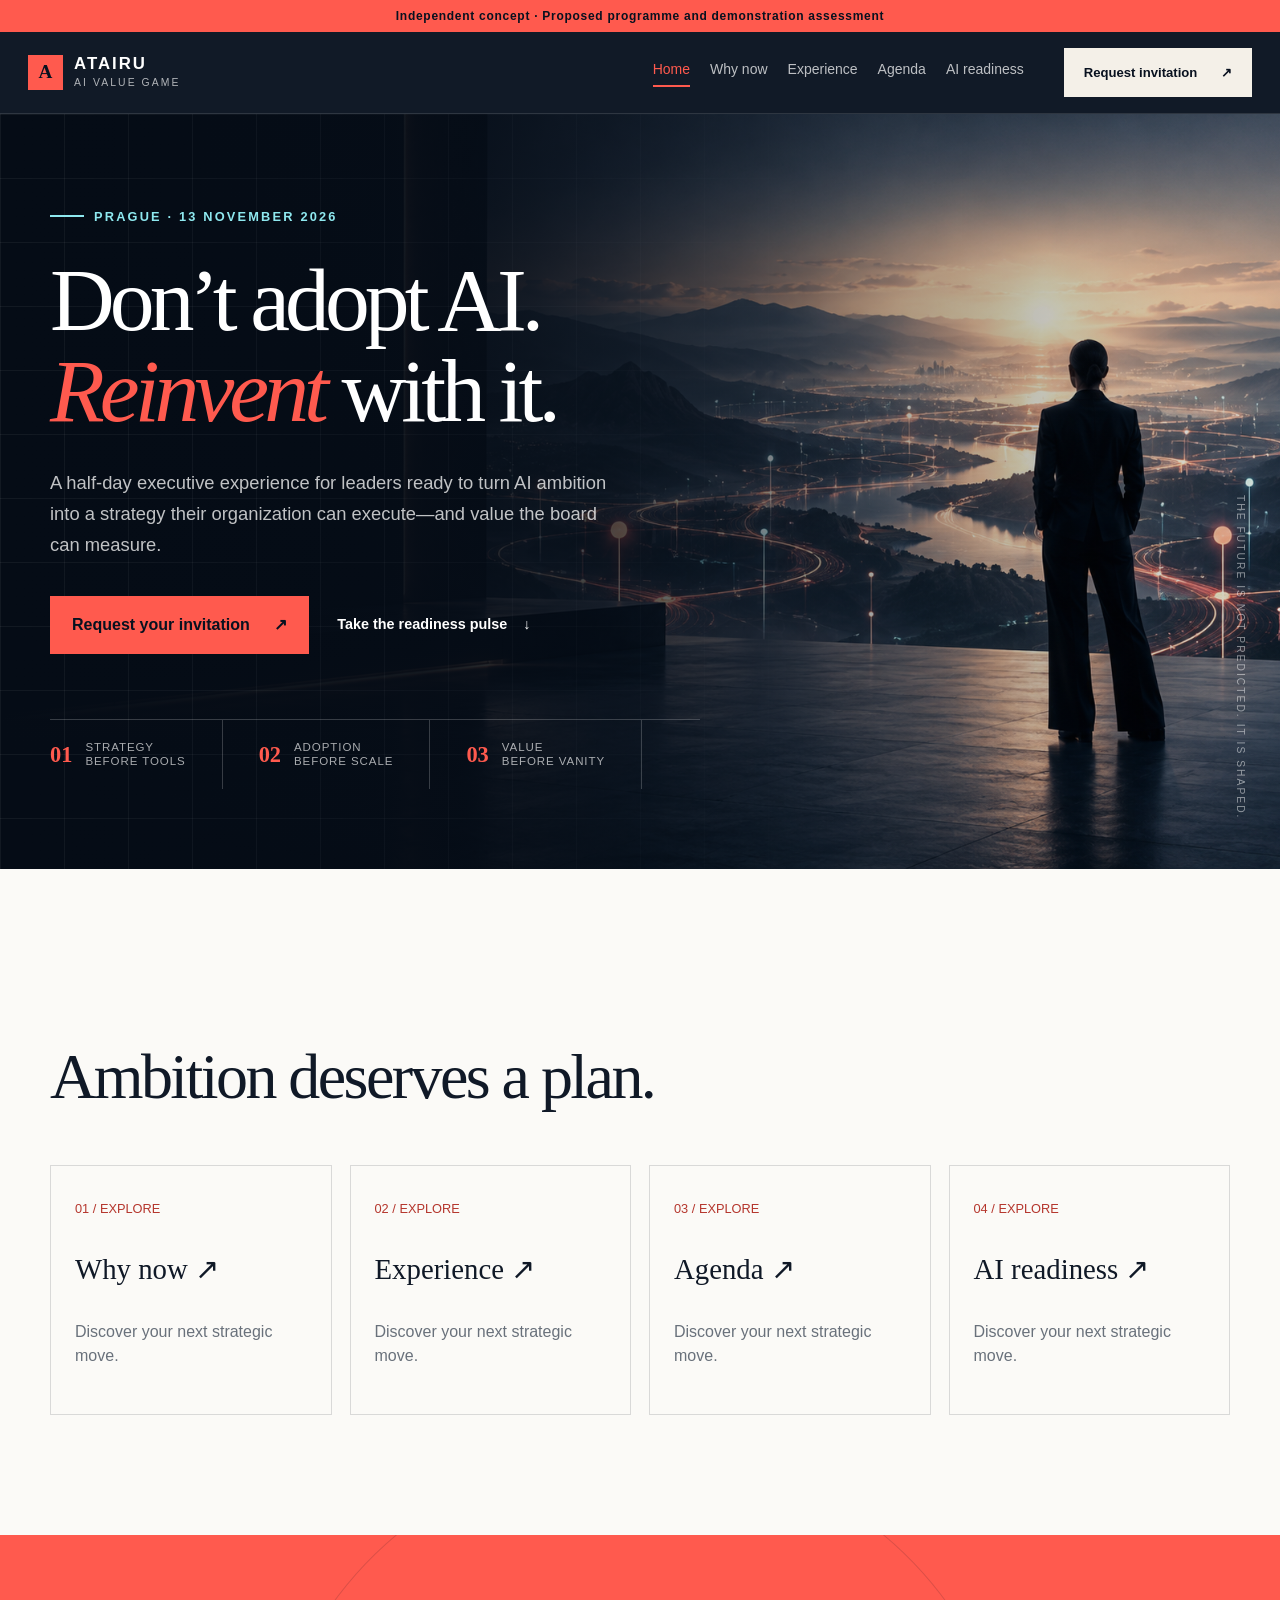
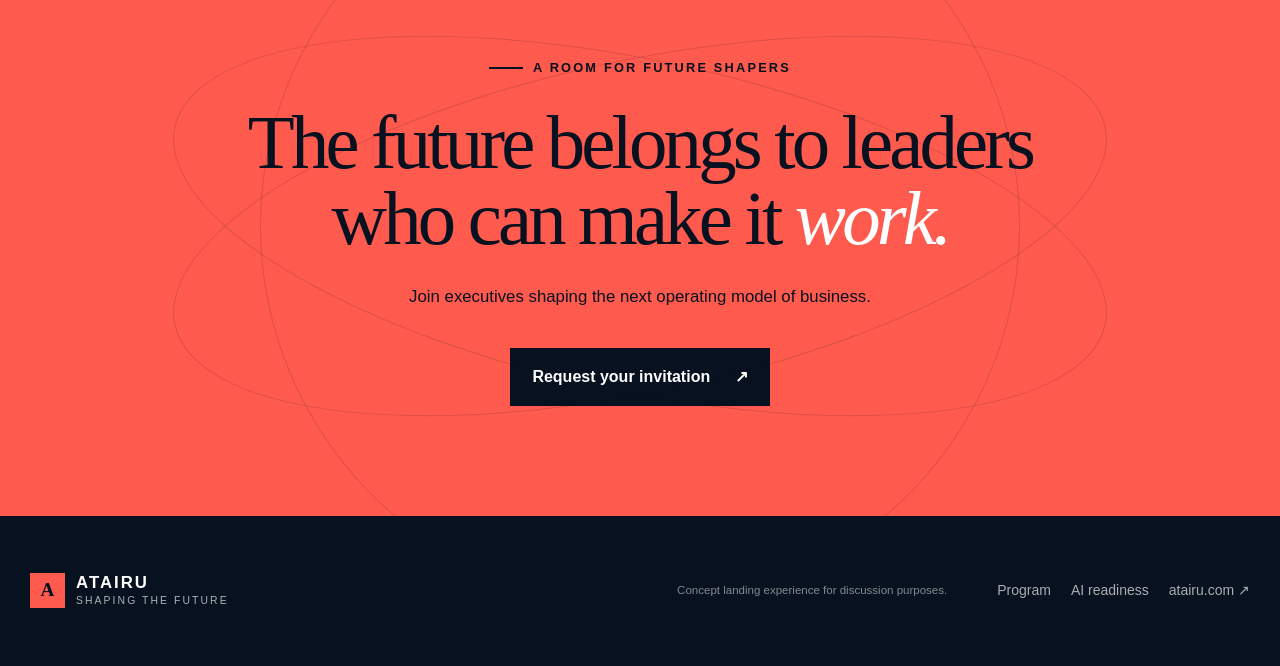
<file: index.html>
<!doctype html>
<html lang="en">
<head>
  <meta charset="utf-8">
  <meta name="viewport" content="width=device-width, initial-scale=1">
  <meta name="description" content="AI Value Game: REINVENTION — a strategic leadership conference concept by ATAIRU.">
  <meta name="theme-color" content="#08111f">
  <title>Home | AI Value Game</title>
  <link rel="icon" type="image/svg+xml" href="data:image/svg+xml,%3Csvg xmlns='http://www.w3.org/2000/svg' viewBox='0 0 64 64'%3E%3Crect width='64' height='64' rx='14' fill='%2308111f'/%3E%3Cpath d='M16 44 30 14h6l12 30h-8l-2-6H26l-3 6Zm13-13h7l-3-9Z' fill='%23ff5a4e'/%3E%3C/svg%3E">
  <link rel="stylesheet" href="assets/styles.css">
<link rel="stylesheet" href="assets/enhancements.css"></head>
<body>
  <div class="concept-bar">Independent concept · Proposed programme and demonstration assessment</div>

  <header class="site-header" id="top">
    <a class="brand" href="index.html" aria-label="AI Value Game home">
      <span class="brand-mark">A</span>
      <span><b>ATAIRU</b><small>AI VALUE GAME</small></span>
    </a>
    <nav aria-label="Main navigation"><a href="index.html" aria-current="page">Home</a>
      <a href="why-now.html">Why now</a>
      <a href="experience.html">Experience</a>
      <a href="agenda.html">Agenda</a>
      <a href="readiness.html">AI readiness</a>
    </nav>
    <a class="nav-cta" href="invitation.html">Request invitation <span>↗</span></a>
    <button class="menu-toggle" aria-label="Open menu" aria-expanded="false">Menu</button>
  </header>

<main id="main"><section class="hero">
      <img src="assets/leadership-horizon.png" alt="A leader overlooking interconnected paths toward a new horizon">
      <div class="hero-shade"></div>
      <div class="hero-grid"></div>
      <div class="hero-content">
        <p class="eyebrow"><span></span> Prague · 13 November 2026</p>
        <h1>Don’t adopt AI.<br><em>Reinvent</em> with it.</h1>
        <p class="hero-copy">A half-day executive experience for leaders ready to turn AI ambition into a strategy their organization can execute—and value the board can measure.</p>
        <div class="hero-actions">
          <a class="primary" href="invitation.html">Request your invitation <span>↗</span></a>
          <a class="text-link" href="readiness.html">Take the readiness pulse <span>↓</span></a>
        </div>
        <div class="hero-meta">
          <div><b>01</b><span>Strategy<br>before tools</span></div>
          <div><b>02</b><span>Adoption<br>before scale</span></div>
          <div><b>03</b><span>Value<br>before vanity</span></div>
        </div>
      </div>
      <p class="vertical-note">THE FUTURE IS NOT PREDICTED. IT IS SHAPED.</p>
    </section><section class="section"><h2 class="editorial-title">Ambition deserves a plan.</h2><div class="journey-cards"><a class="journey-card" href="why-now.html"><span>01 / EXPLORE</span><h3>Why now ↗</h3><p>Discover your next strategic move.</p></a><a class="journey-card" href="experience.html"><span>02 / EXPLORE</span><h3>Experience ↗</h3><p>Discover your next strategic move.</p></a><a class="journey-card" href="agenda.html"><span>03 / EXPLORE</span><h3>Agenda ↗</h3><p>Discover your next strategic move.</p></a><a class="journey-card" href="readiness.html"><span>04 / EXPLORE</span><h3>AI readiness ↗</h3><p>Discover your next strategic move.</p></a></div></section><section class="closing">
      <div class="closing-orbit"><span></span></div>
      <p class="eyebrow"><span></span> A room for future shapers</p>
      <h2>The future belongs to leaders<br>who can make it <em>work.</em></h2>
      <p>Join executives shaping the next operating model of business.</p>
      <a class="primary light-button" href="invitation.html">Request your invitation <span>↗</span></a>
    </section></main><footer>
    <a class="brand footer-brand" href="index.html"><span class="brand-mark">A</span><span><b>ATAIRU</b><small>SHAPING THE FUTURE</small></span></a>
    <p>Concept landing experience for discussion purposes.</p>
    <div><a href="why-now.html">Program</a><a href="readiness.html">AI readiness</a><a href="https://www.atairu.com" target="_blank" rel="noreferrer">atairu.com ↗</a></div>
  </footer>
<script src="assets/app.js"></script></body></html>
</file>
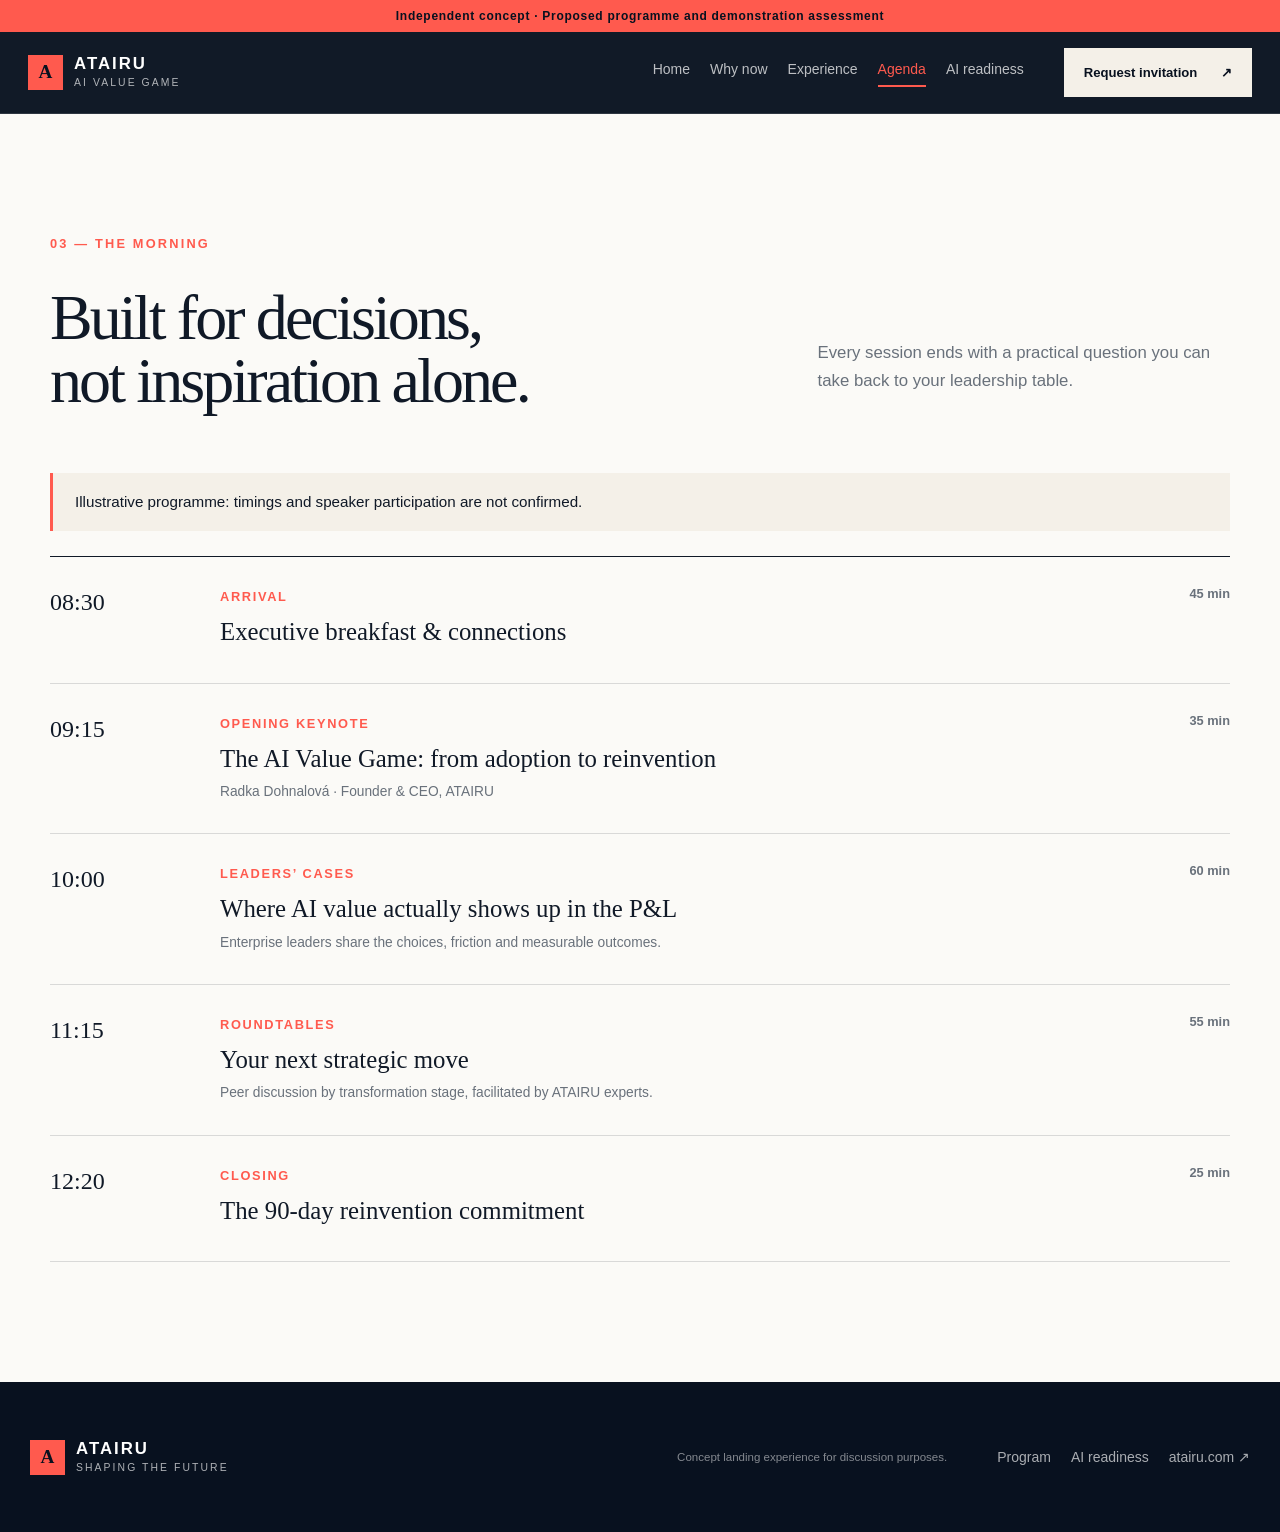
<file: agenda.html>
<!doctype html>
<html lang="en">
<head>
  <meta charset="utf-8">
  <meta name="viewport" content="width=device-width, initial-scale=1">
  <meta name="description" content="AI Value Game: REINVENTION — a strategic leadership conference concept by ATAIRU.">
  <meta name="theme-color" content="#08111f">
  <title>Agenda | AI Value Game</title>
  <link rel="icon" type="image/svg+xml" href="data:image/svg+xml,%3Csvg xmlns='http://www.w3.org/2000/svg' viewBox='0 0 64 64'%3E%3Crect width='64' height='64' rx='14' fill='%2308111f'/%3E%3Cpath d='M16 44 30 14h6l12 30h-8l-2-6H26l-3 6Zm13-13h7l-3-9Z' fill='%23ff5a4e'/%3E%3C/svg%3E">
  <link rel="stylesheet" href="assets/styles.css">
<link rel="stylesheet" href="assets/enhancements.css"></head>
<body>
  <div class="concept-bar">Independent concept · Proposed programme and demonstration assessment</div>

  <header class="site-header" id="top">
    <a class="brand" href="index.html" aria-label="AI Value Game home">
      <span class="brand-mark">A</span>
      <span><b>ATAIRU</b><small>AI VALUE GAME</small></span>
    </a>
    <nav aria-label="Main navigation"><a href="index.html">Home</a>
      <a href="why-now.html">Why now</a>
      <a href="experience.html">Experience</a>
      <a href="agenda.html" aria-current="page">Agenda</a>
      <a href="readiness.html">AI readiness</a>
    </nav>
    <a class="nav-cta" href="invitation.html">Request invitation <span>↗</span></a>
    <button class="menu-toggle" aria-label="Open menu" aria-expanded="false">Menu</button>
  </header>

<main id="main"><section class="agenda section" id="agenda">
      <div class="section-kicker">03 — THE MORNING</div>
      <div class="agenda-heading"><h2>Built for decisions,<br>not inspiration alone.</h2><p>Every session ends with a practical question you can take back to your leadership table.</p></div>
      <p class="notice">Illustrative programme: timings and speaker participation are not confirmed.</p><div class="timeline">
        <article><time>08:30</time><div><span>ARRIVAL</span><h3>Executive breakfast &amp; connections</h3></div><b>45 min</b></article>
        <article><time>09:15</time><div><span>OPENING KEYNOTE</span><h3>The AI Value Game: from adoption to reinvention</h3><p>Radka Dohnalová · Founder &amp; CEO, ATAIRU</p></div><b>35 min</b></article>
        <article><time>10:00</time><div><span>LEADERS’ CASES</span><h3>Where AI value actually shows up in the P&amp;L</h3><p>Enterprise leaders share the choices, friction and measurable outcomes.</p></div><b>60 min</b></article>
        <article><time>11:15</time><div><span>ROUNDTABLES</span><h3>Your next strategic move</h3><p>Peer discussion by transformation stage, facilitated by ATAIRU experts.</p></div><b>55 min</b></article>
        <article><time>12:20</time><div><span>CLOSING</span><h3>The 90-day reinvention commitment</h3></div><b>25 min</b></article>
      </div>
    </section></main><footer>
    <a class="brand footer-brand" href="index.html"><span class="brand-mark">A</span><span><b>ATAIRU</b><small>SHAPING THE FUTURE</small></span></a>
    <p>Concept landing experience for discussion purposes.</p>
    <div><a href="why-now.html">Program</a><a href="readiness.html">AI readiness</a><a href="https://www.atairu.com" target="_blank" rel="noreferrer">atairu.com ↗</a></div>
  </footer>
<script src="assets/app.js"></script></body></html>
</file>
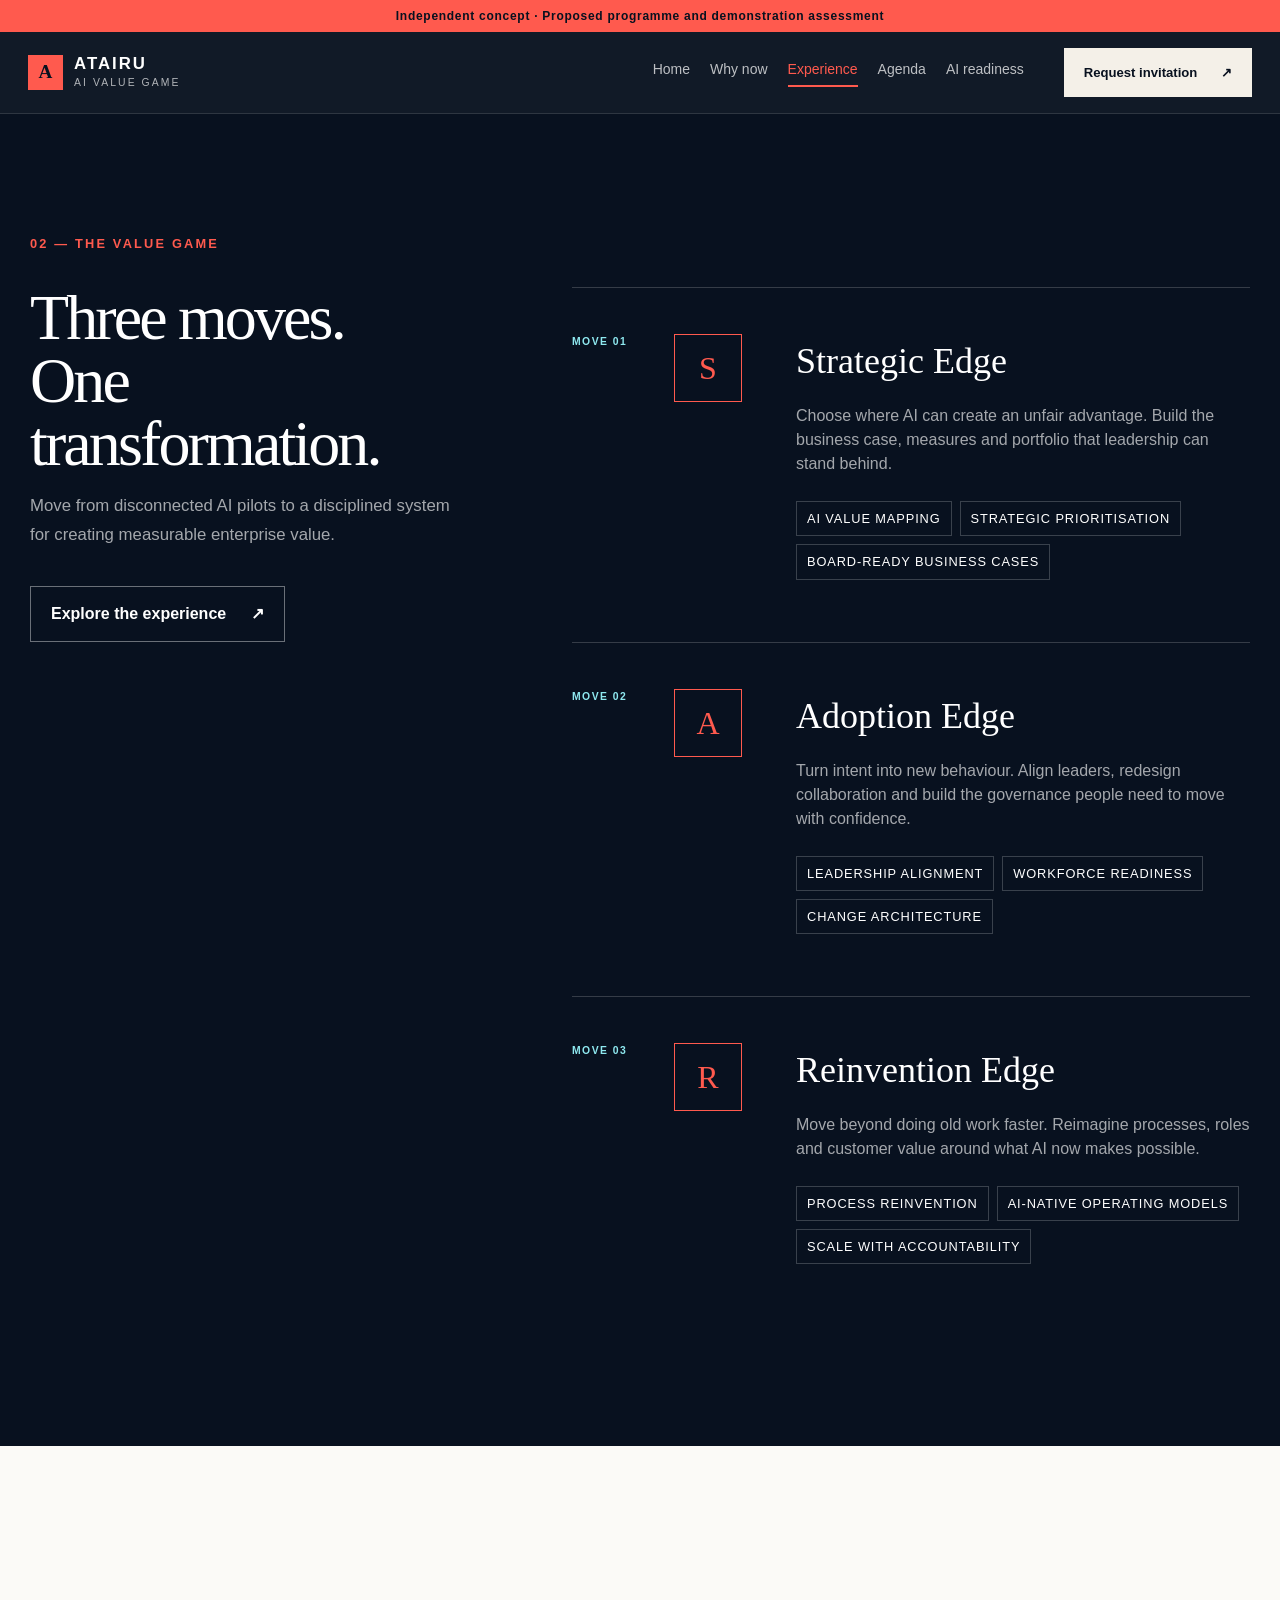
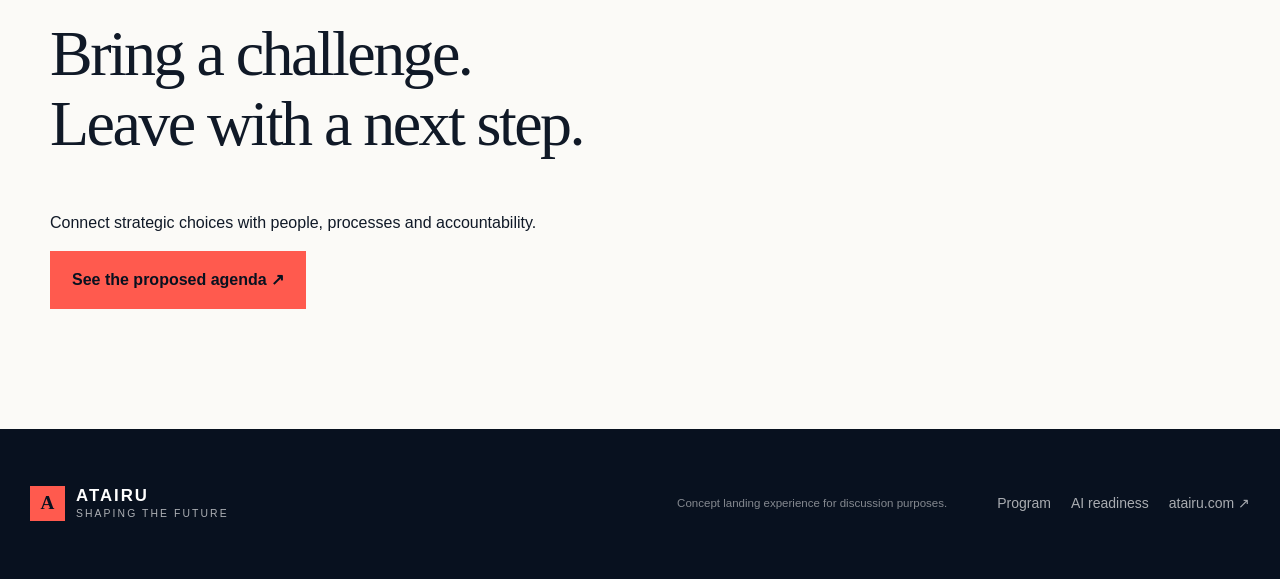
<file: experience.html>
<!doctype html>
<html lang="en">
<head>
  <meta charset="utf-8">
  <meta name="viewport" content="width=device-width, initial-scale=1">
  <meta name="description" content="AI Value Game: REINVENTION — a strategic leadership conference concept by ATAIRU.">
  <meta name="theme-color" content="#08111f">
  <title>Experience | AI Value Game</title>
  <link rel="icon" type="image/svg+xml" href="data:image/svg+xml,%3Csvg xmlns='http://www.w3.org/2000/svg' viewBox='0 0 64 64'%3E%3Crect width='64' height='64' rx='14' fill='%2308111f'/%3E%3Cpath d='M16 44 30 14h6l12 30h-8l-2-6H26l-3 6Zm13-13h7l-3-9Z' fill='%23ff5a4e'/%3E%3C/svg%3E">
  <link rel="stylesheet" href="assets/styles.css">
<link rel="stylesheet" href="assets/enhancements.css"></head>
<body>
  <div class="concept-bar">Independent concept · Proposed programme and demonstration assessment</div>

  <header class="site-header" id="top">
    <a class="brand" href="index.html" aria-label="AI Value Game home">
      <span class="brand-mark">A</span>
      <span><b>ATAIRU</b><small>AI VALUE GAME</small></span>
    </a>
    <nav aria-label="Main navigation"><a href="index.html">Home</a>
      <a href="why-now.html">Why now</a>
      <a href="experience.html" aria-current="page">Experience</a>
      <a href="agenda.html">Agenda</a>
      <a href="readiness.html">AI readiness</a>
    </nav>
    <a class="nav-cta" href="invitation.html">Request invitation <span>↗</span></a>
    <button class="menu-toggle" aria-label="Open menu" aria-expanded="false">Menu</button>
  </header>

<main id="main"><section class="experience section" id="experience">
      <div class="section-kicker">02 — THE VALUE GAME</div>
      <div class="experience-layout">
        <div class="sticky-copy">
          <h2>Three moves.<br>One transformation.</h2>
          <p>Move from disconnected AI pilots to a disciplined system for creating measurable enterprise value.</p>
          <a class="outline-button" href="invitation.html">Explore the experience <span>↗</span></a>
        </div>
        <div class="moves">
          <article><span>MOVE 01</span><div class="move-number">S</div><div><h3>Strategic Edge</h3><p>Choose where AI can create an unfair advantage. Build the business case, measures and portfolio that leadership can stand behind.</p><ul><li>AI value mapping</li><li>Strategic prioritisation</li><li>Board-ready business cases</li></ul></div></article>
          <article><span>MOVE 02</span><div class="move-number">A</div><div><h3>Adoption Edge</h3><p>Turn intent into new behaviour. Align leaders, redesign collaboration and build the governance people need to move with confidence.</p><ul><li>Leadership alignment</li><li>Workforce readiness</li><li>Change architecture</li></ul></div></article>
          <article><span>MOVE 03</span><div class="move-number">R</div><div><h3>Reinvention Edge</h3><p>Move beyond doing old work faster. Reimagine processes, roles and customer value around what AI now makes possible.</p><ul><li>Process reinvention</li><li>AI-native operating models</li><li>Scale with accountability</li></ul></div></article>
        </div>
      </div>
    </section><section class="section"><h2 class="editorial-title">Bring a challenge.<br>Leave with a next step.</h2><p>Connect strategic choices with people, processes and accountability.</p><a class="primary" href="agenda.html">See the proposed agenda ↗</a></section></main><footer>
    <a class="brand footer-brand" href="index.html"><span class="brand-mark">A</span><span><b>ATAIRU</b><small>SHAPING THE FUTURE</small></span></a>
    <p>Concept landing experience for discussion purposes.</p>
    <div><a href="why-now.html">Program</a><a href="readiness.html">AI readiness</a><a href="https://www.atairu.com" target="_blank" rel="noreferrer">atairu.com ↗</a></div>
  </footer>
<script src="assets/app.js"></script></body></html>
</file>
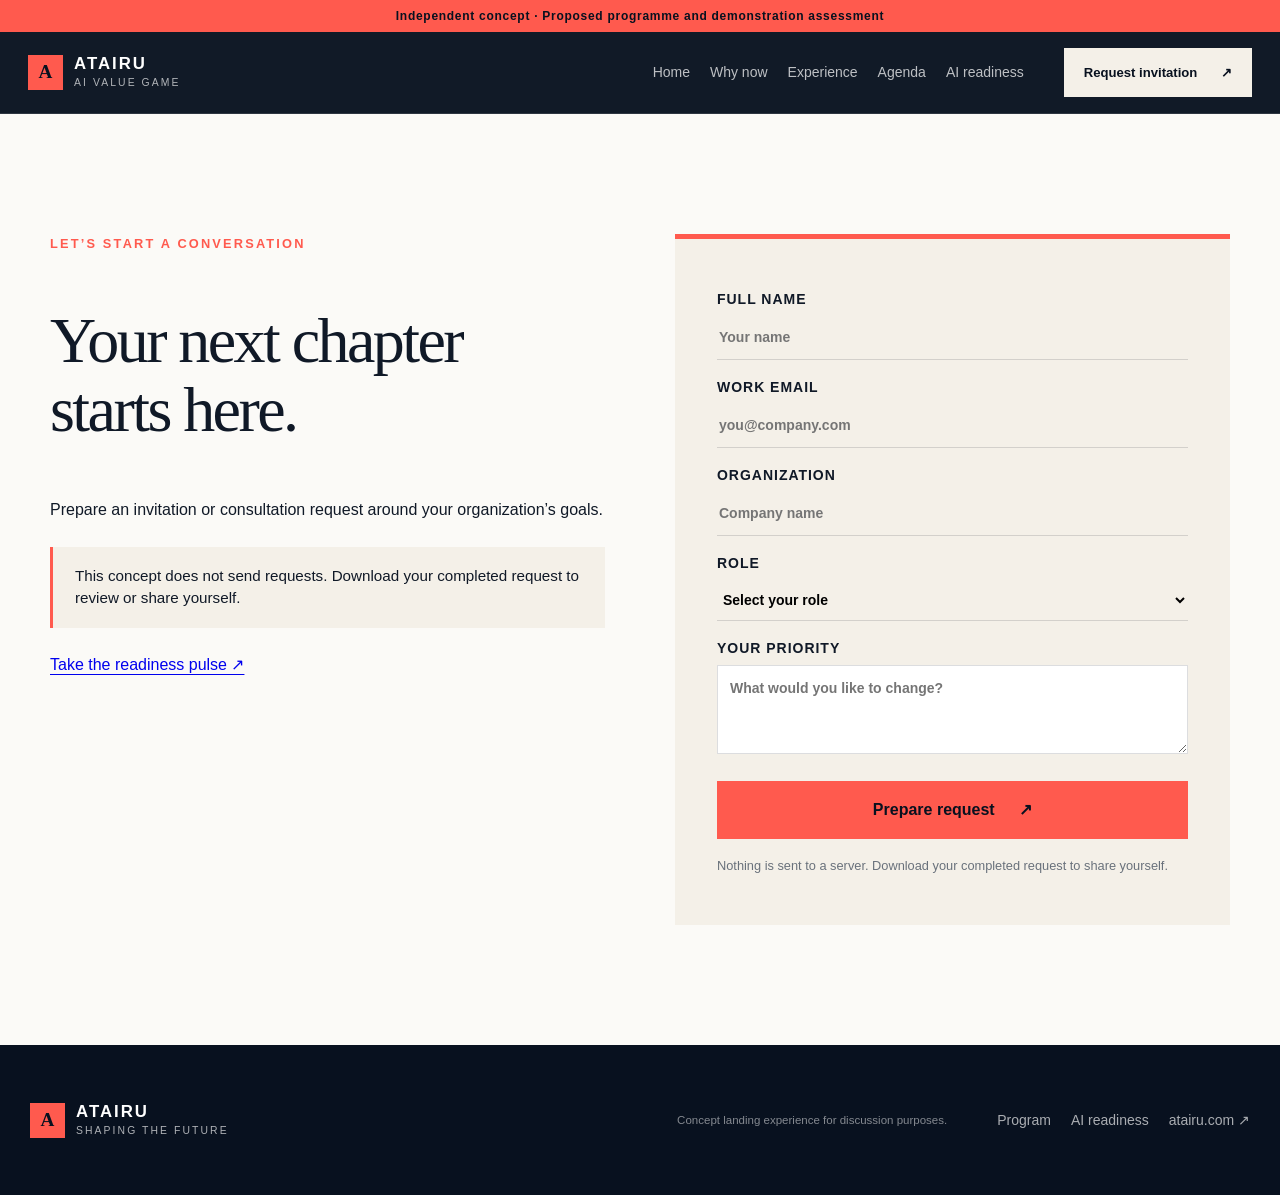
<file: invitation.html>
<!doctype html>
<html lang="en">
<head>
  <meta charset="utf-8">
  <meta name="viewport" content="width=device-width, initial-scale=1">
  <meta name="description" content="AI Value Game: REINVENTION — a strategic leadership conference concept by ATAIRU.">
  <meta name="theme-color" content="#08111f">
  <title>Request invitation | AI Value Game</title>
  <link rel="icon" type="image/svg+xml" href="data:image/svg+xml,%3Csvg xmlns='http://www.w3.org/2000/svg' viewBox='0 0 64 64'%3E%3Crect width='64' height='64' rx='14' fill='%2308111f'/%3E%3Cpath d='M16 44 30 14h6l12 30h-8l-2-6H26l-3 6Zm13-13h7l-3-9Z' fill='%23ff5a4e'/%3E%3C/svg%3E">
  <link rel="stylesheet" href="assets/styles.css">
<link rel="stylesheet" href="assets/enhancements.css"></head>
<body>
  <div class="concept-bar">Independent concept · Proposed programme and demonstration assessment</div>

  <header class="site-header" id="top">
    <a class="brand" href="index.html" aria-label="AI Value Game home">
      <span class="brand-mark">A</span>
      <span><b>ATAIRU</b><small>AI VALUE GAME</small></span>
    </a>
    <nav aria-label="Main navigation"><a href="index.html">Home</a>
      <a href="why-now.html">Why now</a>
      <a href="experience.html">Experience</a>
      <a href="agenda.html">Agenda</a>
      <a href="readiness.html">AI readiness</a>
    </nav>
    <a class="nav-cta" href="invitation.html">Request invitation <span>↗</span></a>
    <button class="menu-toggle" aria-label="Open menu" aria-expanded="false">Menu</button>
  </header>

<main id="main"><section class="section invitation-page"><div><div class="section-kicker">LET’S START A CONVERSATION</div><h1 class="editorial-title">Your next chapter<br>starts here.</h1><p>Prepare an invitation or consultation request around your organization’s goals.</p><p class="notice">This concept does not send requests. Download your completed request to review or share yourself.</p><a href="readiness.html">Take the readiness pulse ↗</a></div><div class="form-panel"><form id="inviteForm">
      <label>Full name<input required name="name" autocomplete="name" placeholder="Your name"></label>
      <label>Work email<input required type="email" name="email" autocomplete="email" placeholder="you@company.com"></label>
      <label>Organization<input required name="company" autocomplete="organization" placeholder="Company name"></label>
      <label>Role<select required name="role"><option value="">Select your role</option><option>CEO / Board</option><option>Strategy / Transformation</option><option>HR / People</option><option>Technology / Data</option><option>Other leadership role</option></select></label>
      <label>Your priority<textarea name="priority" rows="3" maxlength="1500" placeholder="What would you like to change?"></textarea></label><button class="primary" type="submit">Prepare request <span>↗</span></button>
      <small>Nothing is sent to a server. Download your completed request to share yourself.</small>
    </form><div class="success" id="formSuccess" hidden tabindex="-1"><div>✓</div><h2>Your request is ready.</h2><p id="requestSummary"></p><button class="primary" id="downloadRequest">Download request ↓</button><button class="restart" id="editRequest">Edit details</button></div></div></section></main><footer>
    <a class="brand footer-brand" href="index.html"><span class="brand-mark">A</span><span><b>ATAIRU</b><small>SHAPING THE FUTURE</small></span></a>
    <p>Concept landing experience for discussion purposes.</p>
    <div><a href="why-now.html">Program</a><a href="readiness.html">AI readiness</a><a href="https://www.atairu.com" target="_blank" rel="noreferrer">atairu.com ↗</a></div>
  </footer>
<script src="assets/app.js"></script></body></html>
</file>
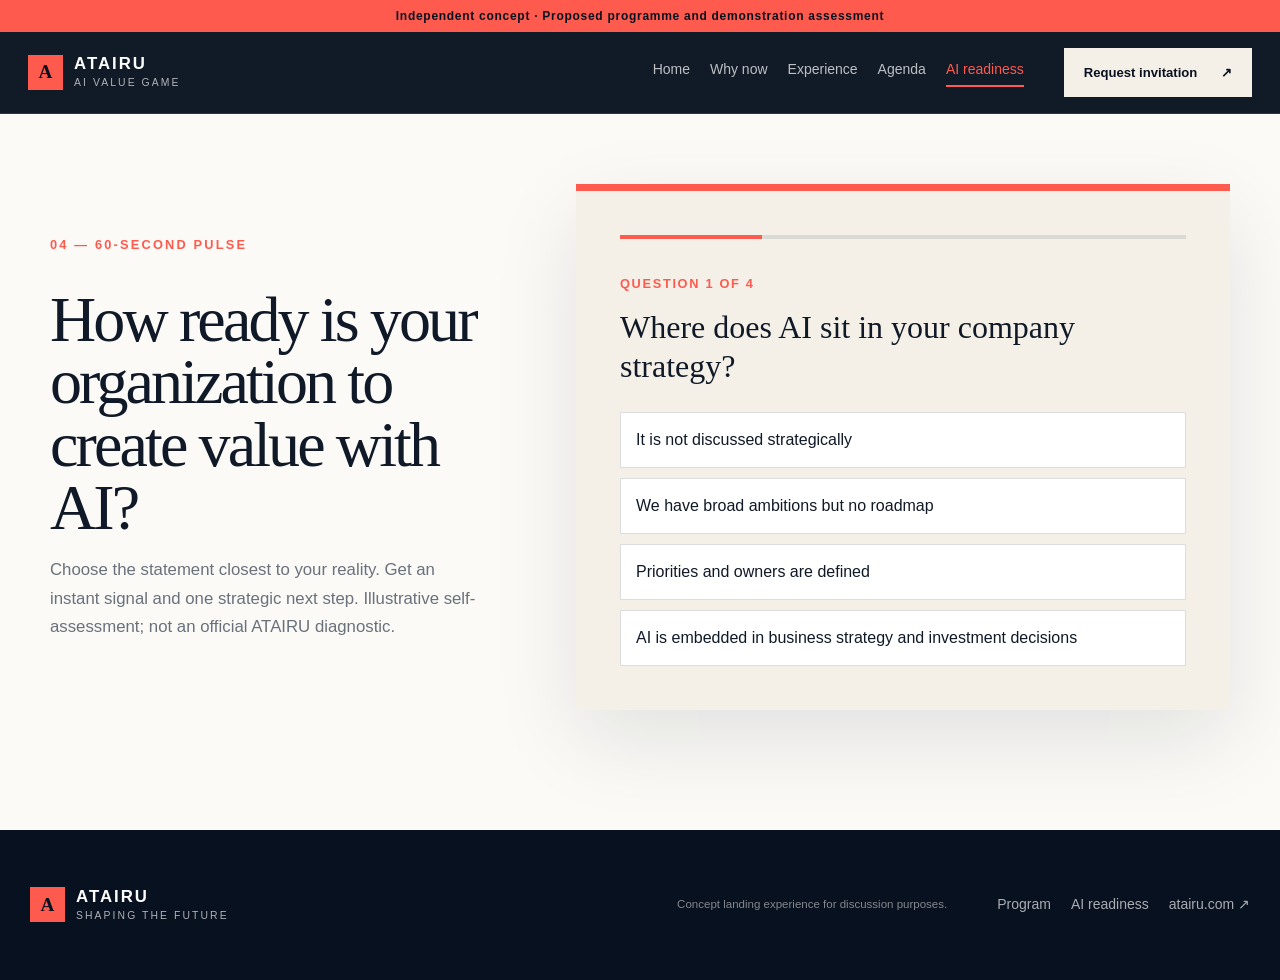
<file: readiness.html>
<!doctype html>
<html lang="en">
<head>
  <meta charset="utf-8">
  <meta name="viewport" content="width=device-width, initial-scale=1">
  <meta name="description" content="AI Value Game: REINVENTION — a strategic leadership conference concept by ATAIRU.">
  <meta name="theme-color" content="#08111f">
  <title>AI readiness | AI Value Game</title>
  <link rel="icon" type="image/svg+xml" href="data:image/svg+xml,%3Csvg xmlns='http://www.w3.org/2000/svg' viewBox='0 0 64 64'%3E%3Crect width='64' height='64' rx='14' fill='%2308111f'/%3E%3Cpath d='M16 44 30 14h6l12 30h-8l-2-6H26l-3 6Zm13-13h7l-3-9Z' fill='%23ff5a4e'/%3E%3C/svg%3E">
  <link rel="stylesheet" href="assets/styles.css">
<link rel="stylesheet" href="assets/enhancements.css"></head>
<body>
  <div class="concept-bar">Independent concept · Proposed programme and demonstration assessment</div>

  <header class="site-header" id="top">
    <a class="brand" href="index.html" aria-label="AI Value Game home">
      <span class="brand-mark">A</span>
      <span><b>ATAIRU</b><small>AI VALUE GAME</small></span>
    </a>
    <nav aria-label="Main navigation"><a href="index.html">Home</a>
      <a href="why-now.html">Why now</a>
      <a href="experience.html">Experience</a>
      <a href="agenda.html">Agenda</a>
      <a href="readiness.html" aria-current="page">AI readiness</a>
    </nav>
    <a class="nav-cta" href="invitation.html">Request invitation <span>↗</span></a>
    <button class="menu-toggle" aria-label="Open menu" aria-expanded="false">Menu</button>
  </header>

<main id="main"><section class="readiness section" id="readiness">
      <div class="readiness-intro">
        <div class="section-kicker">04 — 60-SECOND PULSE</div>
        <h2>How ready is your organization to create value with AI?</h2>
        <p>Choose the statement closest to your reality. Get an instant signal and one strategic next step. Illustrative self-assessment; not an official ATAIRU diagnostic.</p>
      </div>
      <div class="diagnostic" aria-live="polite">
        <div class="progress"><span id="progressFill"></span></div>
        <div id="quizStep">
          <p class="question-count">QUESTION <span id="questionNumber">1</span> OF 4</p>
          <h3 id="questionText">Where does AI sit in your company strategy?</h3>
          <div class="answers" id="answers"></div><button class="restart" id="previousQuestion" hidden>← Previous question</button>
        </div>
        <div class="result" id="quizResult" hidden>
          <p class="question-count">YOUR SIGNAL</p>
          <div class="score-ring"><strong id="scoreNumber">0</strong><span>/ 100</span></div>
          <h3 id="resultTitle"></h3>
          <p id="resultCopy"></p>
          <a class="primary" href="invitation.html">Discuss your next move <span>↗</span></a>
          <button class="outline-button ink" id="downloadResult">Download result ↓</button><button class="restart" id="restartQuiz">Retake pulse</button>
        </div>
      </div>
    </section></main><footer>
    <a class="brand footer-brand" href="index.html"><span class="brand-mark">A</span><span><b>ATAIRU</b><small>SHAPING THE FUTURE</small></span></a>
    <p>Concept landing experience for discussion purposes.</p>
    <div><a href="why-now.html">Program</a><a href="readiness.html">AI readiness</a><a href="https://www.atairu.com" target="_blank" rel="noreferrer">atairu.com ↗</a></div>
  </footer>
<script src="assets/app.js"></script></body></html>
</file>
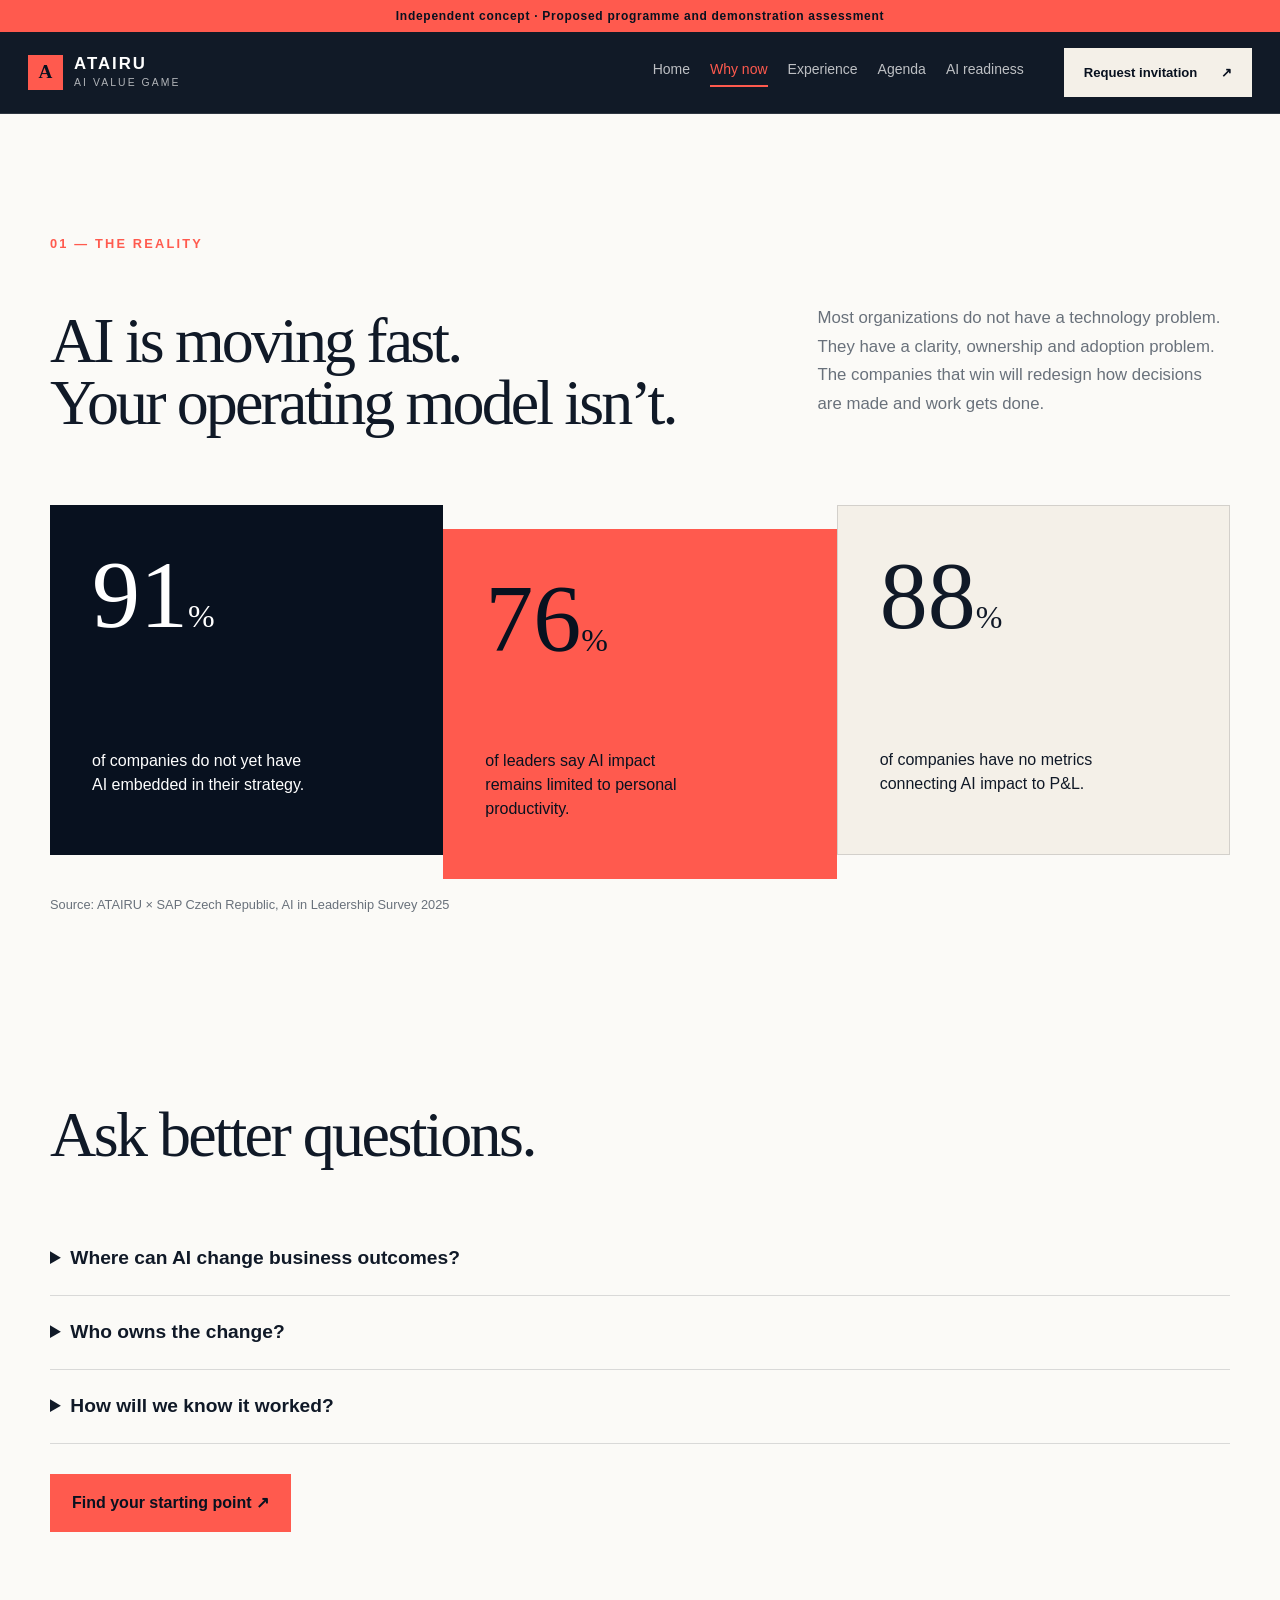
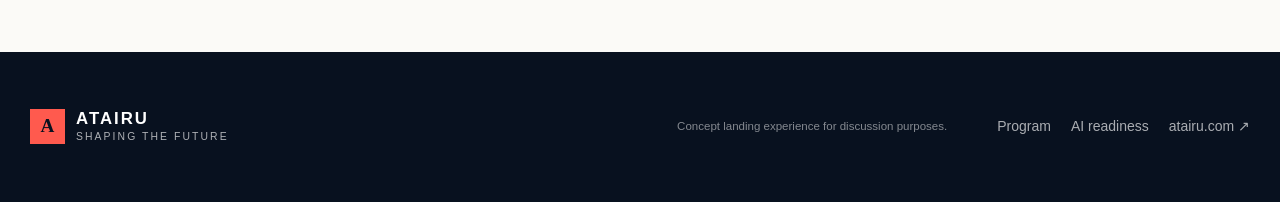
<file: why-now.html>
<!doctype html>
<html lang="en">
<head>
  <meta charset="utf-8">
  <meta name="viewport" content="width=device-width, initial-scale=1">
  <meta name="description" content="AI Value Game: REINVENTION — a strategic leadership conference concept by ATAIRU.">
  <meta name="theme-color" content="#08111f">
  <title>Why now | AI Value Game</title>
  <link rel="icon" type="image/svg+xml" href="data:image/svg+xml,%3Csvg xmlns='http://www.w3.org/2000/svg' viewBox='0 0 64 64'%3E%3Crect width='64' height='64' rx='14' fill='%2308111f'/%3E%3Cpath d='M16 44 30 14h6l12 30h-8l-2-6H26l-3 6Zm13-13h7l-3-9Z' fill='%23ff5a4e'/%3E%3C/svg%3E">
  <link rel="stylesheet" href="assets/styles.css">
<link rel="stylesheet" href="assets/enhancements.css"></head>
<body>
  <div class="concept-bar">Independent concept · Proposed programme and demonstration assessment</div>

  <header class="site-header" id="top">
    <a class="brand" href="index.html" aria-label="AI Value Game home">
      <span class="brand-mark">A</span>
      <span><b>ATAIRU</b><small>AI VALUE GAME</small></span>
    </a>
    <nav aria-label="Main navigation"><a href="index.html">Home</a>
      <a href="why-now.html" aria-current="page">Why now</a>
      <a href="experience.html">Experience</a>
      <a href="agenda.html">Agenda</a>
      <a href="readiness.html">AI readiness</a>
    </nav>
    <a class="nav-cta" href="invitation.html">Request invitation <span>↗</span></a>
    <button class="menu-toggle" aria-label="Open menu" aria-expanded="false">Menu</button>
  </header>

<main id="main"><section class="why section" id="why">
      <div class="section-kicker">01 — THE REALITY</div>
      <div class="why-heading">
        <h2>AI is moving fast.<br>Your operating model isn’t.</h2>
        <p>Most organizations do not have a technology problem. They have a clarity, ownership and adoption problem. The companies that win will redesign how decisions are made and work gets done.</p>
      </div>
      <div class="stats-grid">
        <article class="stat-card dark"><strong>91<span>%</span></strong><p>of companies do not yet have AI embedded in their strategy.</p></article>
        <article class="stat-card coral"><strong>76<span>%</span></strong><p>of leaders say AI impact remains limited to personal productivity.</p></article>
        <article class="stat-card light"><strong>88<span>%</span></strong><p>of companies have no metrics connecting AI impact to P&amp;L.</p></article>
      </div>
      <p class="source-note">Source: ATAIRU × SAP Czech Republic, AI in Leadership Survey 2025</p>
    </section><section class="section takeaways"><h2 class="editorial-title">Ask better questions.</h2><details><summary>Where can AI change business outcomes?</summary><p>Identify a process and its cost, speed or quality. Define the outcome before selecting technology.</p></details><details><summary>Who owns the change?</summary><p>Assign a business owner and involve the people doing the work. Agree how decisions and risks will be managed.</p></details><details><summary>How will we know it worked?</summary><p>Set a baseline, a target and a review date. Measure outcomes alongside adoption.</p></details><a class="primary" href="readiness.html">Find your starting point ↗</a></section></main><footer>
    <a class="brand footer-brand" href="index.html"><span class="brand-mark">A</span><span><b>ATAIRU</b><small>SHAPING THE FUTURE</small></span></a>
    <p>Concept landing experience for discussion purposes.</p>
    <div><a href="why-now.html">Program</a><a href="readiness.html">AI readiness</a><a href="https://www.atairu.com" target="_blank" rel="noreferrer">atairu.com ↗</a></div>
  </footer>
<script src="assets/app.js"></script></body></html>
</file>
<file: assets/styles.css>
:root{--navy:#08111f;--ink:#101927;--ivory:#f4f0e8;--paper:#fbfaf7;--coral:#ff5a4e;--cyan:#8ee8ef;--muted:#69717b;--line:rgba(8,17,31,.14);--max:1240px;--serif:Georgia,'Times New Roman',serif;--sans:Inter,Arial,sans-serif}
*{box-sizing:border-box}html{scroll-behavior:smooth}body{margin:0;background:var(--paper);color:var(--ink);font-family:var(--sans);font-size:16px;line-height:1.5}button,input,select{font:inherit}button,a{touch-action:manipulation}button{cursor:pointer}.concept-bar{background:var(--coral);color:var(--navy);text-align:center;padding:7px 20px;font-size:.75rem;font-weight:700;letter-spacing:.06em}.site-header{height:82px;display:flex;align-items:center;gap:40px;padding:0 max(28px,calc((100vw - var(--max))/2));background:rgba(8,17,31,.96);color:white;position:sticky;top:0;z-index:40;border-bottom:1px solid rgba(255,255,255,.12);backdrop-filter:blur(14px)}.brand{display:inline-flex;align-items:center;gap:11px;color:inherit;text-decoration:none;min-width:max-content}.brand-mark{display:grid;place-items:center;width:35px;height:35px;background:var(--coral);color:var(--navy);font-family:var(--serif);font-weight:bold;font-size:1.2rem}.brand b,.brand small{display:block;line-height:1}.brand b{font-size:1.05rem;letter-spacing:.12em}.brand small{font-size:.57rem;letter-spacing:.2em;margin-top:5px;opacity:.67}.site-header nav{display:flex;gap:28px;margin-left:auto}.site-header nav a{color:white;text-decoration:none;font-size:.84rem;opacity:.72;transition:.2s}.site-header nav a:hover{opacity:1}.nav-cta,.primary,.outline-button{border:0;border-radius:0;padding:15px 20px;font-weight:700}.nav-cta{background:var(--ivory);color:var(--navy);font-size:.82rem}.nav-cta span,.primary span,.outline-button span{margin-left:20px}.menu-toggle{display:none;background:transparent;color:white;border:1px solid rgba(255,255,255,.3);padding:10px 13px}.hero{min-height:730px;background:var(--navy);color:white;position:relative;overflow:hidden;display:flex;align-items:center}.hero>img{position:absolute;inset:0;width:100%;height:100%;object-fit:cover;object-position:center}.hero-shade{position:absolute;inset:0;background:linear-gradient(90deg,rgba(5,12,22,1) 0%,rgba(5,12,22,.94) 34%,rgba(5,12,22,.32) 70%,rgba(5,12,22,.1))}.hero-grid{position:absolute;inset:0;background-image:linear-gradient(rgba(255,255,255,.055) 1px,transparent 1px),linear-gradient(90deg,rgba(255,255,255,.055) 1px,transparent 1px);background-size:64px 64px;mask-image:linear-gradient(90deg,#000,transparent 68%)}.hero-content{position:relative;z-index:2;width:var(--max);margin:auto;padding:80px 30px}.eyebrow,.section-kicker{font-size:.72rem;letter-spacing:.17em;font-weight:800;text-transform:uppercase}.eyebrow{display:flex;align-items:center;gap:10px;color:var(--cyan)}.eyebrow>span{width:34px;height:2px;background:currentColor}.hero h1{font-family:var(--serif);font-size:clamp(4rem,7vw,7.2rem);line-height:.88;letter-spacing:-.055em;margin:28px 0 30px;font-weight:400}.hero h1 em,.closing h2 em{color:var(--coral);font-weight:400}.hero-copy{max-width:610px;font-size:1.15rem;line-height:1.7;color:rgba(255,255,255,.75)}.hero-actions{display:flex;align-items:center;gap:28px;margin-top:35px}.primary{background:var(--coral);color:var(--navy);padding:17px 22px}.text-link{color:white;text-decoration:none;font-weight:700;font-size:.9rem}.text-link span{margin-left:12px}.hero-meta{display:flex;margin-top:65px;border-top:1px solid rgba(255,255,255,.2);max-width:650px}.hero-meta div{display:flex;align-items:center;gap:13px;padding:18px 36px 18px 0;margin-right:36px;border-right:1px solid rgba(255,255,255,.2)}.hero-meta b{font-family:var(--serif);font-size:1.4rem;color:var(--coral)}.hero-meta span{font-size:.72rem;line-height:1.25;text-transform:uppercase;letter-spacing:.08em;color:rgba(255,255,255,.65)}.vertical-note{position:absolute;right:22px;bottom:50px;z-index:2;writing-mode:vertical-rl;font-size:.64rem;letter-spacing:.2em;color:rgba(255,255,255,.5)}.signal-strip{display:flex;justify-content:center;align-items:center;gap:32px;min-height:72px;padding:20px;background:var(--coral);font-weight:800;text-transform:uppercase;letter-spacing:.08em;font-size:.72rem}.signal-strip i{width:5px;height:5px;background:var(--navy);border-radius:50%}.section{max-width:var(--max);margin:auto;padding:120px 30px}.section-kicker{color:var(--coral);margin-bottom:34px}.why-heading,.agenda-heading{display:grid;grid-template-columns:1.25fr .75fr;gap:80px;align-items:end}.why h2,.experience h2,.agenda h2,.readiness h2{font-family:var(--serif);font-size:clamp(2.7rem,5vw,5rem);line-height:.98;letter-spacing:-.045em;margin:0;font-weight:400}.why-heading p,.agenda-heading p,.sticky-copy>p,.readiness-intro>p{color:var(--muted);font-size:1.05rem;line-height:1.7}.stats-grid{display:grid;grid-template-columns:repeat(3,1fr);margin-top:70px}.stat-card{min-height:350px;padding:42px;display:flex;flex-direction:column;justify-content:space-between}.stat-card strong{font-family:var(--serif);font-size:6rem;font-weight:400;line-height:1}.stat-card strong span{font-size:2rem}.stat-card p{font-size:1rem;max-width:220px}.stat-card.dark{background:var(--navy);color:white}.stat-card.coral{background:var(--coral);color:var(--navy);transform:translateY(24px)}.stat-card.light{background:var(--ivory);border:1px solid var(--line)}.source-note{font-size:.72rem;color:var(--muted);margin-top:40px}.experience{max-width:none;background:var(--navy);color:white;padding-left:max(30px,calc((100vw - var(--max))/2));padding-right:max(30px,calc((100vw - var(--max))/2))}.experience-layout{display:grid;grid-template-columns:.8fr 1.2fr;gap:90px}.sticky-copy{position:sticky;top:130px;align-self:start}.sticky-copy>p{color:rgba(255,255,255,.63);max-width:420px}.outline-button{margin-top:20px;background:transparent;border:1px solid rgba(255,255,255,.4);color:white}.moves article{display:grid;grid-template-columns:80px 100px 1fr;gap:22px;padding:46px 0;border-top:1px solid rgba(255,255,255,.18)}.moves article>span{font-size:.65rem;color:var(--cyan);letter-spacing:.14em;font-weight:bold}.move-number{width:68px;height:68px;border:1px solid var(--coral);display:grid;place-items:center;font-family:var(--serif);color:var(--coral);font-size:2rem}.moves h3{font-family:var(--serif);font-size:2.25rem;font-weight:400;margin:0 0 12px}.moves p{color:rgba(255,255,255,.63);max-width:540px}.moves ul{display:flex;flex-wrap:wrap;gap:8px;list-style:none;padding:0;margin-top:25px}.moves li{border:1px solid rgba(255,255,255,.2);padding:7px 10px;font-size:.7rem;text-transform:uppercase;letter-spacing:.07em}.agenda-heading{margin-bottom:60px}.timeline{border-top:1px solid var(--ink)}.timeline article{display:grid;grid-template-columns:140px 1fr 80px;gap:30px;padding:27px 0;border-bottom:1px solid var(--line);align-items:start;transition:.25s}.timeline article:hover{padding-left:18px;background:var(--ivory)}.timeline time{font-family:var(--serif);font-size:1.5rem}.timeline span{font-size:.63rem;color:var(--coral);font-weight:bold;letter-spacing:.13em}.timeline h3{font-family:var(--serif);font-weight:400;font-size:1.55rem;margin:5px 0}.timeline p{font-size:.86rem;color:var(--muted);margin:4px 0}.timeline b{font-size:.7rem;text-align:right;color:var(--muted)}.readiness{display:grid;grid-template-columns:.8fr 1.2fr;gap:90px;align-items:center}.diagnostic{background:var(--ivory);padding:44px;min-height:500px;border-top:7px solid var(--coral);box-shadow:0 30px 80px rgba(8,17,31,.1)}.progress{height:4px;background:rgba(8,17,31,.1)}.progress span{display:block;width:25%;height:100%;background:var(--coral);transition:.35s}.question-count{font-size:.68rem;letter-spacing:.13em;font-weight:bold;color:var(--coral);margin:35px 0 15px}.diagnostic h3{font-family:var(--serif);font-size:2rem;line-height:1.2;font-weight:400;margin:0 0 27px}.answers{display:grid;gap:10px}.answers button{background:white;border:1px solid var(--line);color:var(--ink);padding:15px;text-align:left;transition:.2s}.answers button:hover,.answers button:focus{border-color:var(--coral);transform:translateX(5px)}.result{text-align:center}.score-ring{margin:8px auto 22px;width:150px;height:150px;border-radius:50%;border:9px solid var(--coral);display:flex;align-items:baseline;justify-content:center;padding-top:42px}.score-ring strong{font-family:var(--serif);font-size:3.3rem}.score-ring span{font-size:.75rem;color:var(--muted)}.result>p:not(.question-count){color:var(--muted);max-width:480px;margin:0 auto 25px}.restart{background:none;border:0;text-decoration:underline;margin-top:18px;color:var(--muted)}.closing{min-height:580px;background:var(--coral);color:var(--navy);text-align:center;padding:110px 30px;position:relative;overflow:hidden}.closing .eyebrow{justify-content:center;color:var(--navy)}.closing h2{font-family:var(--serif);font-size:clamp(3rem,6vw,6rem);line-height:.98;letter-spacing:-.05em;font-weight:400;margin:28px 0}.closing h2 em{color:white}.closing>p:not(.eyebrow){font-size:1.05rem}.light-button{background:var(--navy);color:white;margin-top:22px}.closing-orbit{position:absolute;inset:0;pointer-events:none}.closing-orbit:before,.closing-orbit:after,.closing-orbit span{content:"";position:absolute;left:50%;top:50%;transform:translate(-50%,-50%) rotate(-12deg);border:1px solid rgba(8,17,31,.14);border-radius:50%;width:950px;height:330px}.closing-orbit:after{transform:translate(-50%,-50%) rotate(12deg)}.closing-orbit span{width:760px;height:760px}footer{background:var(--navy);color:white;min-height:150px;padding:45px max(30px,calc((100vw - var(--max))/2));display:flex;align-items:center;gap:50px}.footer-brand{margin-right:auto}footer p{font-size:.72rem;color:rgba(255,255,255,.5)}footer>div{display:flex;gap:20px}footer>div a{color:white;text-decoration:none;font-size:.75rem;opacity:.65}dialog{border:0;padding:0;background:var(--paper);width:min(900px,calc(100% - 32px));color:var(--ink);box-shadow:0 30px 100px rgba(0,0,0,.42)}dialog::backdrop{background:rgba(4,10,18,.8);backdrop-filter:blur(6px)}dialog[open]{display:grid;grid-template-columns:1fr 1fr}.modal-close{position:absolute;right:14px;top:12px;border:0;background:transparent;font-size:2rem;z-index:2}.modal-copy{background:var(--navy);color:white;padding:60px 46px}.modal-copy h2{font-family:var(--serif);font-size:3rem;line-height:1;font-weight:400}.modal-copy>p:not(.section-kicker){color:rgba(255,255,255,.65)}.modal-date{display:flex;align-items:center;gap:15px;border-top:1px solid rgba(255,255,255,.2);padding-top:24px;margin-top:45px}.modal-date b{font-family:var(--serif);font-size:3.5rem;color:var(--coral)}.modal-date span{font-size:.75rem;letter-spacing:.12em}form{padding:50px 42px;display:grid;gap:17px}label{display:grid;gap:6px;font-size:.75rem;font-weight:bold;text-transform:uppercase;letter-spacing:.07em}input,select{border:0;border-bottom:1px solid var(--line);background:transparent;padding:11px 2px;outline:none;border-radius:0}input:focus,select:focus{border-color:var(--coral)}form small{color:var(--muted);font-size:.68rem}.success{grid-column:2;padding:70px 45px;text-align:center}.success>div{font-size:3rem;color:var(--coral)}.success h3{font-family:var(--serif);font-size:2.2rem}.success p{color:var(--muted)}.success .outline-button{color:var(--ink);border-color:var(--line)}
@media(max-width:900px){.site-header{height:70px;padding:0 20px}.site-header nav,.nav-cta{display:none}.menu-toggle{display:block;margin-left:auto}.site-header.menu-open{height:auto;flex-wrap:wrap;padding-bottom:20px}.site-header.menu-open nav{display:flex;order:3;width:100%;flex-direction:column;gap:12px}.hero{min-height:700px}.hero-content{padding:70px 24px}.hero h1{font-size:clamp(3.6rem,14vw,5.5rem)}.hero-copy{font-size:1rem;max-width:520px}.hero-meta{display:none}.vertical-note{display:none}.signal-strip{justify-content:flex-start;overflow:auto}.signal-strip span{min-width:max-content}.why-heading,.agenda-heading,.experience-layout,.readiness{grid-template-columns:1fr;gap:35px}.stats-grid{grid-template-columns:1fr}.stat-card{min-height:270px}.stat-card.coral{transform:none}.sticky-copy{position:static}.experience-layout{gap:50px}.moves article{grid-template-columns:65px 1fr}.moves article>span{grid-column:1/-1}.section{padding:85px 24px}.timeline article{grid-template-columns:80px 1fr}.timeline article>b{display:none}footer{flex-direction:column;align-items:flex-start;gap:20px}.footer-brand{margin:0}dialog[open]{grid-template-columns:1fr;max-height:90vh;overflow:auto}.modal-copy{padding:45px 30px}.modal-copy h2{font-size:2.4rem}form{padding:35px 30px}.success{grid-column:1}.concept-bar{font-size:.65rem}}
@media(max-width:560px){.hero>img{object-position:66% center}.hero-shade{background:linear-gradient(90deg,rgba(5,12,22,.98),rgba(5,12,22,.72))}.hero-actions{align-items:flex-start;flex-direction:column}.hero h1{font-size:3.55rem}.stats-grid{margin-top:45px}.stat-card strong{font-size:4.8rem}.moves article{grid-template-columns:1fr}.move-number{width:55px;height:55px}.diagnostic{padding:30px 22px}.timeline article{grid-template-columns:60px 1fr;gap:15px}.timeline time{font-size:1.15rem}.closing{padding:90px 22px}footer>div{flex-wrap:wrap}}
@media(prefers-reduced-motion:reduce){html{scroll-behavior:auto}*{transition:none!important}}
</file>
<file: assets/enhancements.css>
[hidden]{display:none!important}a.primary,a.nav-cta,a.outline-button{display:inline-block;text-decoration:none}a{ text-underline-offset:4px}a:focus-visible,button:focus-visible,summary:focus-visible,input:focus-visible,select:focus-visible,textarea:focus-visible{outline:3px solid #168d9b;outline-offset:5px}.site-header nav{gap:20px}.site-header nav a{font-size:.875rem}.site-header nav a[aria-current=page]{opacity:1;color:var(--coral);border-bottom:2px solid var(--coral);padding-bottom:5px}.editorial-title{font-family:var(--serif);font-size:clamp(2.5rem,5vw,4.8rem);line-height:1.08;font-weight:400;letter-spacing:-.04em}.journey-cards{display:grid;grid-template-columns:repeat(4,1fr);gap:18px;margin-top:40px}.journey-card{color:var(--ink);text-decoration:none;border:1px solid var(--line);padding:30px 24px;transition:transform .2s,background .2s}.journey-card:hover{transform:translateY(-5px);background:var(--ivory)}.journey-card span{color:#b5362d;font-size:.8rem}.journey-card h3{font-family:var(--serif);font-size:1.8rem;font-weight:400}.journey-card p{color:var(--muted)}.invitation-page{display:grid;grid-template-columns:1fr 1fr;gap:70px;align-items:start}.form-panel{background:var(--ivory);border-top:5px solid var(--coral)}textarea{font:inherit;border:1px solid var(--line);padding:12px;width:100%;resize:vertical;background:white}input,select{width:100%;min-width:0}label{font-size:.875rem}form small,.source-note{font-size:.8rem}form h2{font-family:var(--serif);font-size:2rem;font-weight:400;margin:0}form .primary{margin-top:10px}.notice{border-left:3px solid var(--coral);background:var(--ivory);padding:18px 22px;margin:25px 0;font-size:.95rem}.ink{color:var(--ink)!important;border-color:var(--line)}.takeaways{padding-top:0}.takeaways details{border-bottom:1px solid var(--line);padding:22px 0}.takeaways summary{cursor:pointer;font-size:1.2rem;font-weight:600}.takeaways .primary{margin-top:30px}.success{padding:50px 35px}.success button{margin:10px 0}.section-kicker,.eyebrow{font-size:.8rem}.moves li{font-size:.8rem}.timeline span,.timeline b{font-size:.8rem}.brand small{font-size:.65rem}.hero h1{line-height:1.02}.hero-copy{max-width:570px}.readiness{padding-top:70px}.diagnostic .outline-button{display:block;margin:15px auto}.question-count{font-size:.8rem}.answers button{min-height:50px}.concept-bar{font-size:.75rem}footer>div a{font-size:.875rem}@media(max-width:1100px){.site-header{gap:20px}.site-header nav{gap:13px}.journey-cards{grid-template-columns:repeat(2,1fr)}}@media(max-width:900px){.invitation-page{grid-template-columns:1fr;gap:30px}.site-header.menu-open nav{padding-top:15px}.hero{min-height:650px}.hero-content{padding-top:50px;padding-bottom:50px}.hero h1{font-size:clamp(3rem,10vw,5rem)}}@media(max-width:560px){.journey-cards{grid-template-columns:1fr}.hero h1{font-size:clamp(2.75rem,12vw,3.6rem)}.hero-actions .primary{max-width:100%}.form-panel form{padding:30px 22px}.section{padding-top:65px;padding-bottom:65px}.takeaways{padding-top:0}.site-header.menu-open nav a{padding:7px}.timeline h3{font-size:1.3rem}}
</file>
